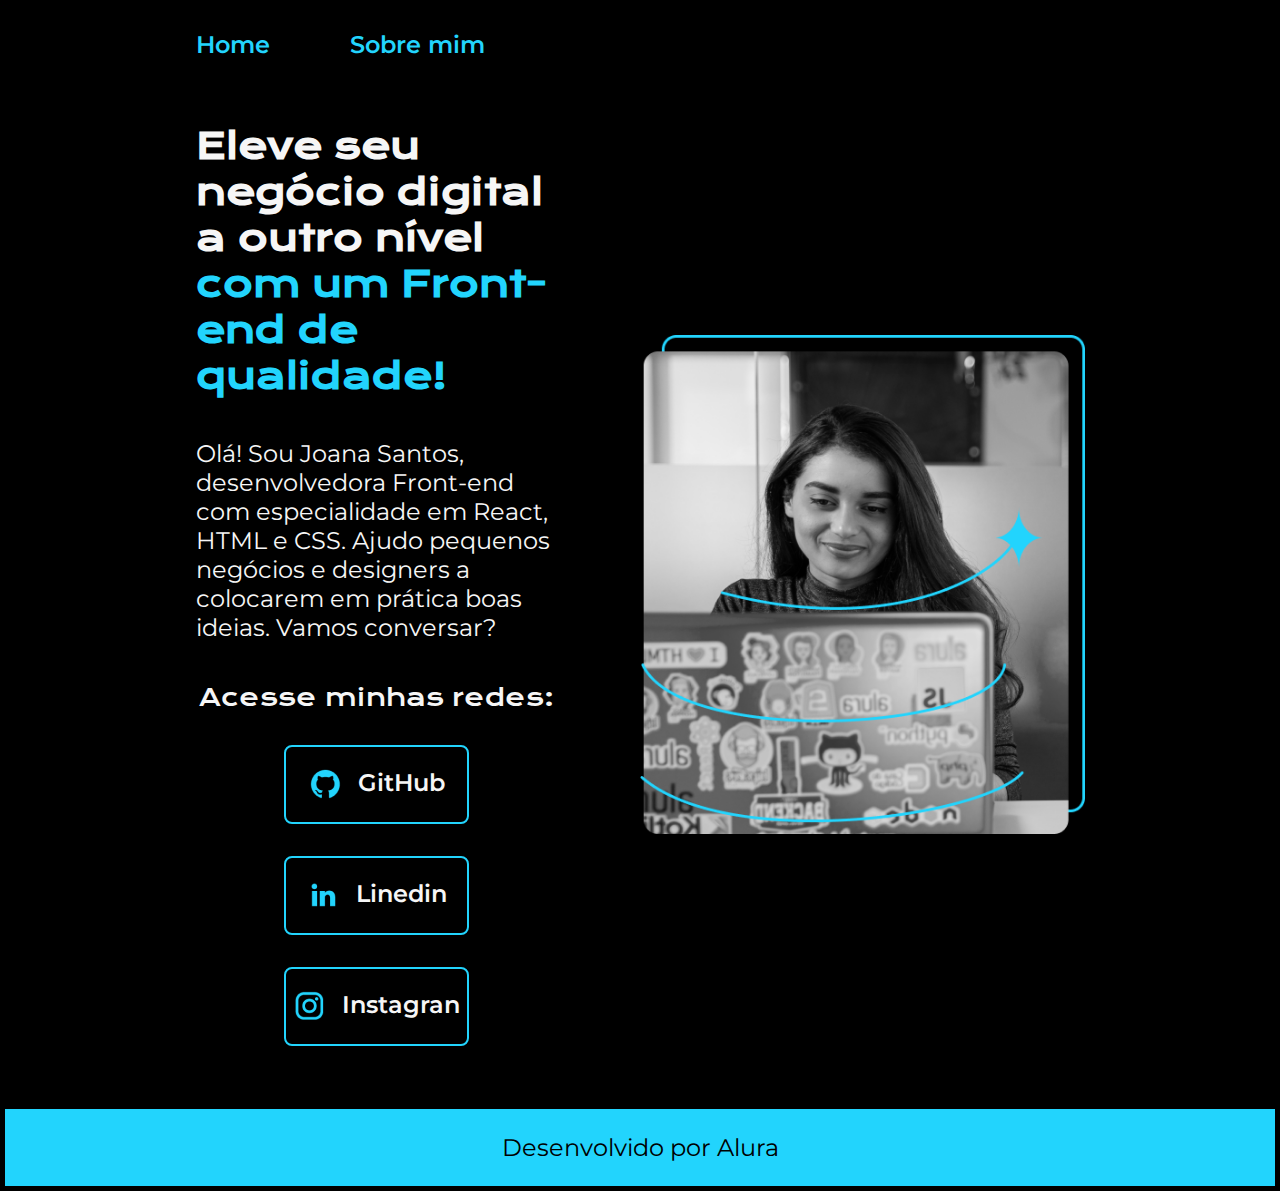
<file: index.html>
<!DOCTYPE html>
<html lang="pt-br">
<head>
    <meta charset="UTF-8">
    <meta name="viewport" content="width=device-width, initial-scale=1.0">
    <title>Portifolio</title>
    <link rel="stylesheet" href="./style/style.css">
</head>
<body>
    <header class="cabecalho">
        <nav class="cabecalho_menu">
            <a class="cabecalho_menu_link" href="index.html">Home</a>
            <a class="cabecalho_menu_link" href="about.html">Sobre mim</a>
        </nav>
    </header>
    <main class="apresentacao">
        <section class="apresentacao__conteudo">
            <h1 class="apresentacao__conteudo__titulo">Eleve seu negócio digital a outro nível <strong class="titulo-destaque">com um Front-end de qualidade!</strong> 
            </h1>
            <p class="apresentacao__conteudo__texto">Olá! Sou Joana Santos, desenvolvedora Front-end com especialidade em React, HTML e CSS. Ajudo pequenos negócios e designers a colocarem em prática boas ideias. Vamos conversar?</p>
            <div class="apresentacao__links">
                <h2 class="apresentacao__links__subtitulo">Acesse minhas redes:</h2>
                <a class="apresentacao__links__link" href="https://github.com/ifcavalcanti">
                    <img src="./assets/github.png" alt="GitHub">
                    GitHub</a>
                    <a class="apresentacao__links__link" href="https://www.linkedin.com/in/ian-cavalcanti-a133b5a0/">
                    <img src="./assets/linkedin.png" alt="GitHub">
                    Linedin</a>
                    <a class="apresentacao__links__link" href="https://www.instagram.com/iancavalcanti/">
                    <img src="./assets/instagram.png" alt="GitHub">
                    Instagran</a>
            </div>
        </section>
        <img class="apresentacao__imagem" src="./assets/Imagem.png" alt="Foto da Joana">
    </main>
    <footer  class="rodape">
        <p>Desenvolvido por Alura</p>
    </footer>
</body>
</html>
</file>
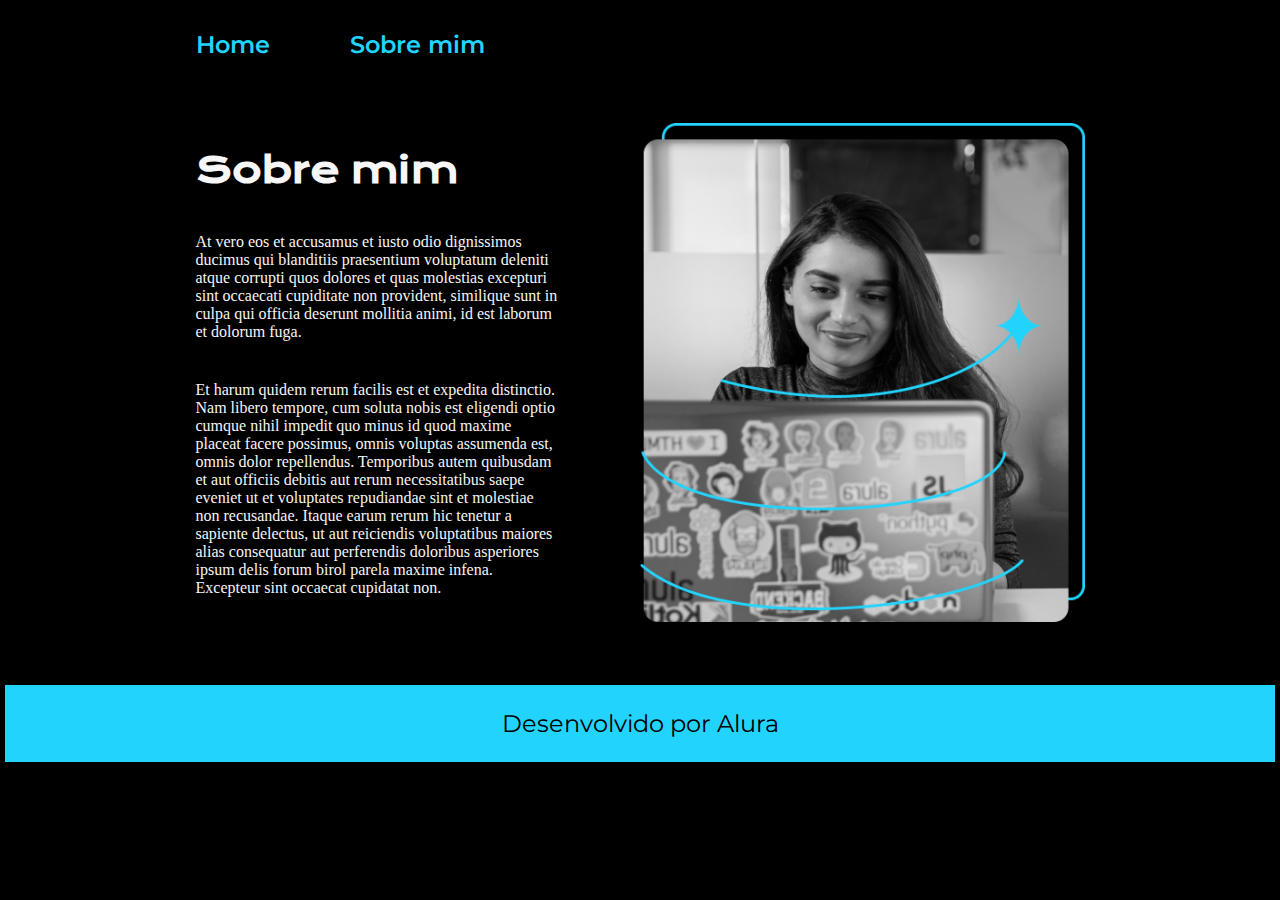
<file: about.html>
<!DOCTYPE html>
<html lang="pt-br">
<head>
    <meta charset="UTF-8">
    <meta name="viewport" content="width=device-width, initial-scale=1.0">
    <title>Sobre mim</title>
    <link rel="stylesheet" href="./style/style.css">
</head>
<body>
    <header class="cabecalho">
        <nav class="cabecalho_menu">
            <a class="cabecalho_menu_link" href="index.html">Home</a>
            <a class="cabecalho_menu_link" href="about.html">Sobre mim</a>
        </nav>
    </header>
    <main class="apresentacao">
        <section class="apresentacao__conteudo">
            <h1 class="apresentacao__conteudo__titulo">Sobre mim</h1>
            <p class="apresentacao__conteudo_texto">At vero eos et accusamus et iusto odio dignissimos ducimus qui blanditiis praesentium voluptatum deleniti atque corrupti quos dolores et quas molestias excepturi sint occaecati cupiditate non provident, similique sunt in culpa qui officia deserunt mollitia animi, id est laborum et dolorum fuga.</p>
            <p class="apresentacao__conteudo_texto">Et harum quidem rerum facilis est et expedita distinctio. Nam libero tempore, cum soluta nobis est eligendi optio cumque nihil impedit quo minus id quod maxime placeat facere possimus, omnis voluptas assumenda est, omnis dolor repellendus. Temporibus autem quibusdam et aut officiis debitis aut rerum necessitatibus saepe eveniet ut et voluptates repudiandae sint et molestiae non recusandae. Itaque earum rerum hic tenetur a sapiente delectus, ut aut reiciendis voluptatibus maiores alias consequatur aut perferendis doloribus asperiores ipsum delis forum birol parela maxime infena. Excepteur sint occaecat cupidatat non.</p>
        </section>
        <img class="apresentacao__imagem" src="./assets/Imagem.png" alt="Foto da Joana">
    </main>
    <footer  class="rodape">
        <p>Desenvolvido por Alura</p>
    </footer>
</body>
</html>
</file>
<file: style/style.css>
@import url('https://fonts.googleapis.com/css2?family=Krona+One&family=Montserrat:ital,wght@0,100..900;1,100..900&display=swap');

:root {
    --cor-primaria: #000000;
    --cor-secundaria: #f6f6f6;
    --cor-terciaria: #22D4FD;
    --cor_hover: #272727;

    --fonte-primaria: 'Krona One', sans-serif;
    --fonte-secundaria: 'Montserrat', sans-serif;
}

* {
    margin: 0;
    padding: 0;
}

body {
    /* height: 100vh; */
    background-color: var(--cor-primaria);
    color: var(--cor-secundaria);
    box-sizing: border-box;
    width: 100%;
    padding: 5px;
}

.cabecalho {
    padding: 2% 0 0 15%;
}

.cabecalho_menu {
    display: flex;
    gap: 80px;
}

.cabecalho_menu_link { 
    font-family: var(--fonte-secundaria);
    font-size: 1.5rem;
    font-weight: 600;
    color: var(--cor-terciaria);
    text-decoration: none;
}


.apresentacao {
    padding: 5% 15%;
    display: flex;
    align-items: center ;
    justify-content: space-between;
    gap: 82px;
}

.apresentacao__conteudo{
    width: 50%;
    display: flex;
    flex-direction: column;
    gap: 40px;
    
}

.apresentacao__conteudo__titulo{
    font-size: 2.25rem;
    font-family: var(--fonte-primaria);
}

.titulo-destaque {
    color: var(--cor-terciaria);
}

.apresentacao__conteudo__texto{
    font-size: 1.5rem;
    font-family: var(--fonte-secundaria);
}

.apresentacao__links {
    display: flex;
    flex-direction: column;
    justify-content: space-between;
    align-items: center;
    gap: 32px;

}

.apresentacao__links__subtitulo{
    font-family: var(--fonte-primaria);
    font-weight: 400;
    font-size: 1.5rem;
}

.apresentacao__links__link {
    /* background-color: #22d4fd; */
    display: flex;
    justify-content: center;
    gap: 16px;
    border: 2px solid var(--cor-terciaria) ;
    width: 50%;
    text-align: center;
    border-radius: 8px;
    font-size: 1.5rem;
    font-weight: 600;
    padding: 21.5px 0;
    text-decoration: none;
    color: var(--cor-secundaria);
    font-family: var(--fonte-secundaria);
    
}

.apresentacao__links__link:hover{
    background-color: var(--cor_hover);
}

.apresentacao__imagem {
    width: 50%;
}

.rodape {
    padding: 24px;
    color: var(--cor-primaria);
    background-color: var(--cor-terciaria);
    text-align: center;
    font-family: var(--fonte-secundaria);
    font-size: 24px; 
    font-weight: 400; 

}

@media (max-width: 1200px) {
    .cabecalho{
        padding: 10%;
    }

    .cabecalho_menu {
        justify-content: center;
    }

    .apresentacao{
        flex-direction: column-reverse;
        padding: 5%;
    }

    .apresentacao__conteudo {
        width: auto;
    }

    
}
</file>
